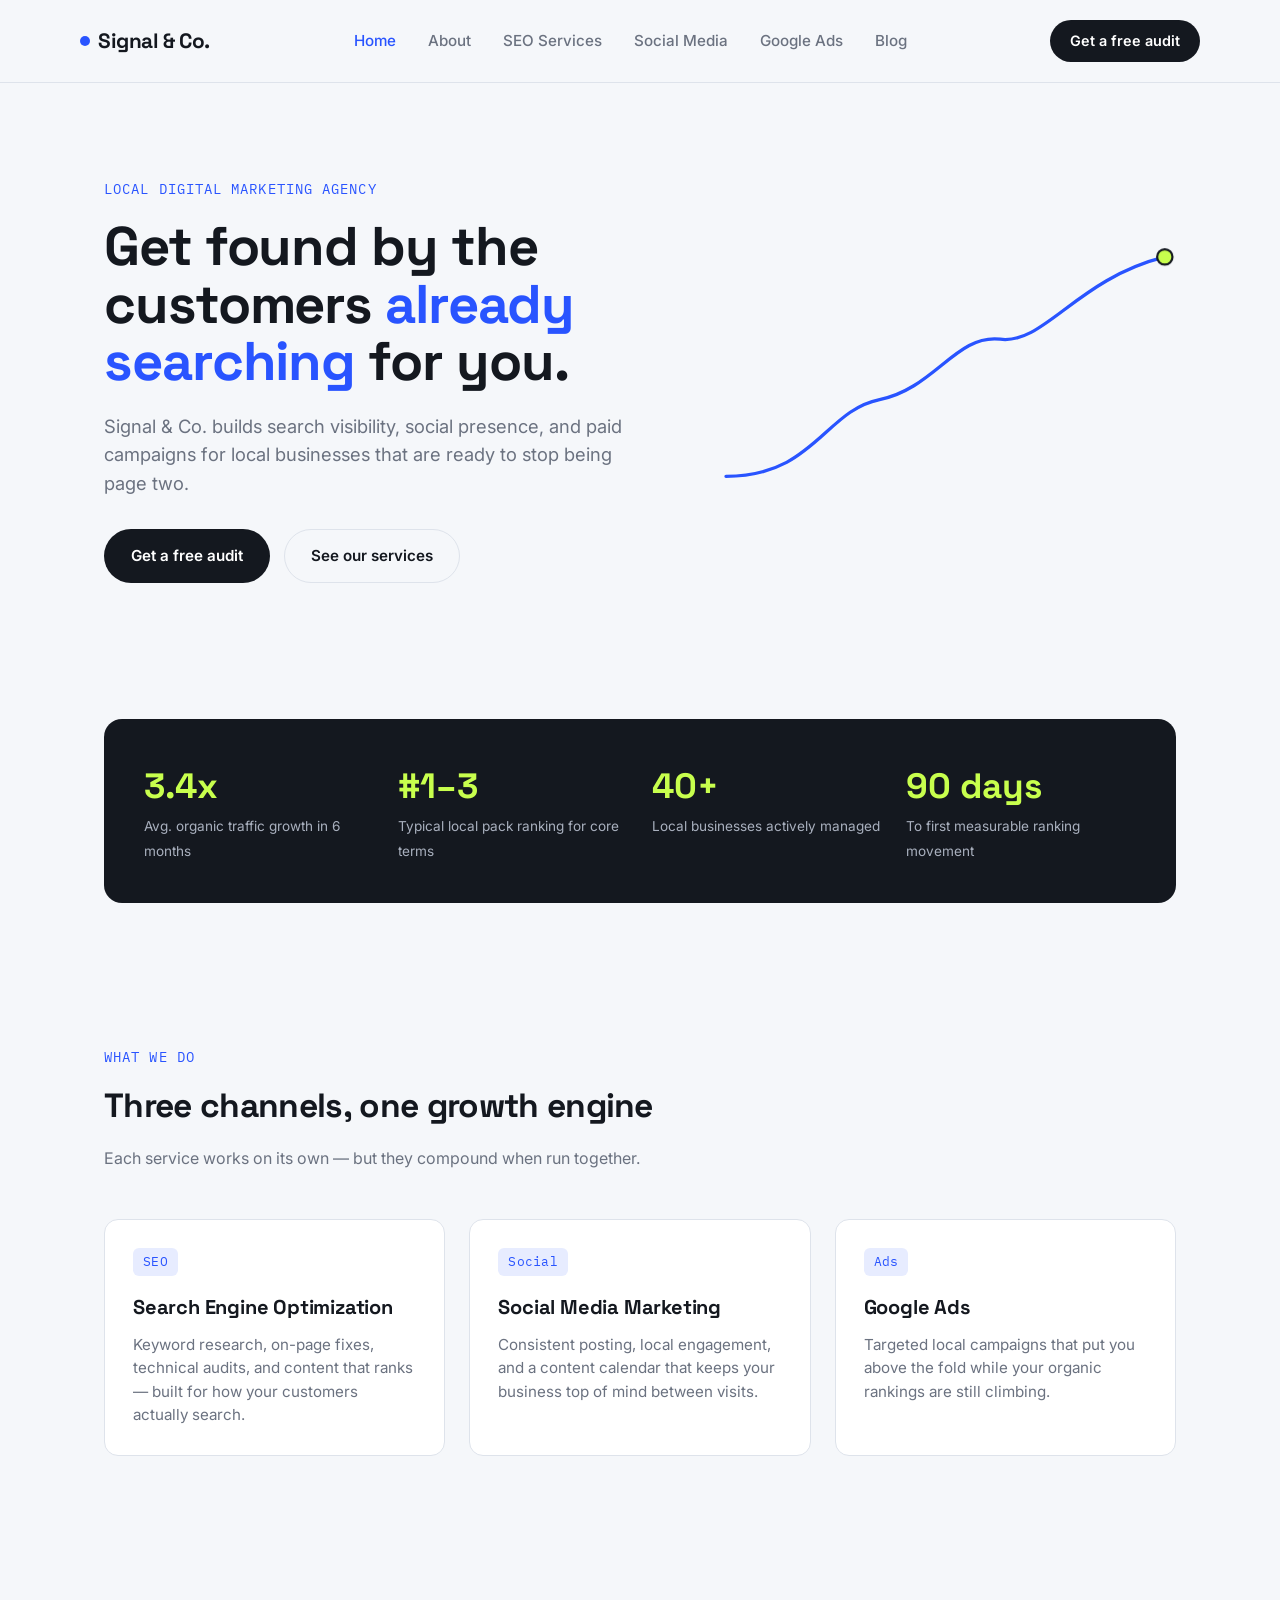
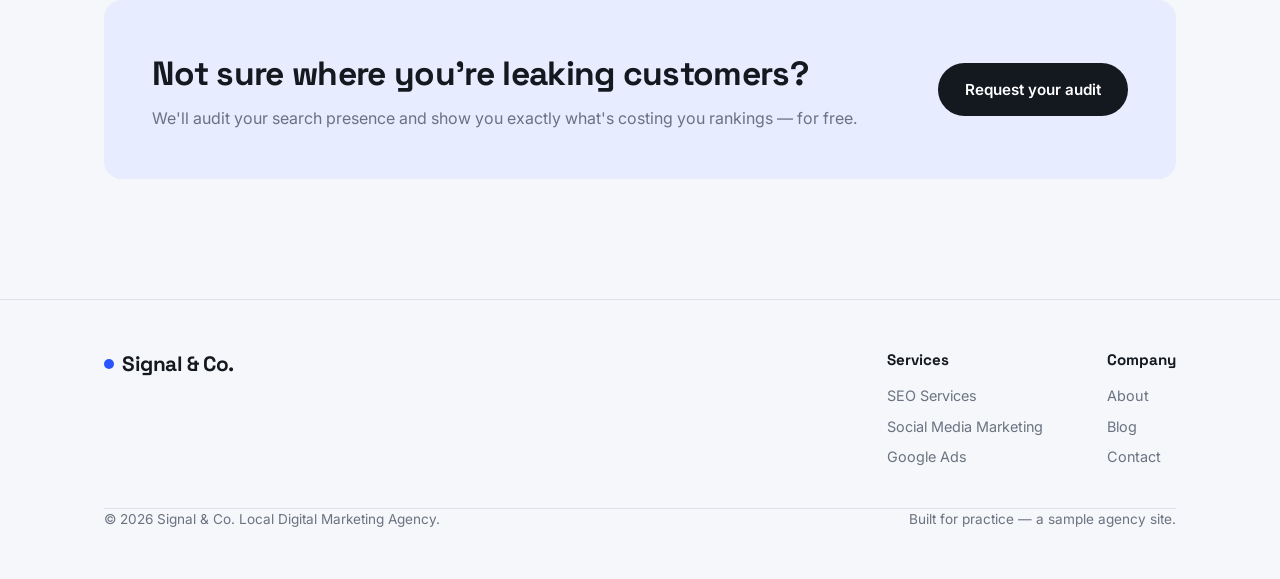
<file: index.html>
<!DOCTYPE html>
<html lang="en">
<head>
<meta charset="UTF-8">
<meta name="viewport" content="width=device-width, initial-scale=1.0">
<title>Signal & Co. — Local Digital Marketing Agency</title>
<meta name="description" content="Signal & Co. helps local businesses get found, get chosen, and grow — through SEO, social media, and Google Ads.">
<link rel="preconnect" href="https://fonts.googleapis.com">
<link href="https://fonts.googleapis.com/css2?family=Space+Grotesk:wght@500;700&family=Inter:wght@400;500;600&family=IBM+Plex+Mono:wght@500&display=swap" rel="stylesheet">
<link rel="stylesheet" href="style.css">
</head>
<body>

<header>
  <div class="wrap nav">
    <a href="index.html" class="logo"><span class="dot"></span>Signal & Co.</a>
    <nav class="navlinks">
      <a href="index.html" class="active">Home</a>
      <a href="about.html">About</a>
      <a href="seo-services.html">SEO Services</a>
      <a href="social-media-marketing.html">Social Media</a>
      <a href="google-ads.html">Google Ads</a>
      <a href="blog.html">Blog</a>
    </nav>
    <a href="contact.html" class="nav-cta">Get a free audit</a>
  </div>
</header>

<section class="hero">
  <div class="wrap hero-grid">
    <div>
      <span class="eyebrow">Local Digital Marketing Agency</span>
      <h1>Get found by the customers <em>already searching</em> for you.</h1>
      <p class="lede">Signal & Co. builds search visibility, social presence, and paid campaigns for local businesses that are ready to stop being page two.</p>
      <div class="btn-row">
        <a href="contact.html" class="btn btn-primary">Get a free audit</a>
        <a href="seo-services.html" class="btn btn-ghost">See our services</a>
      </div>
    </div>
    <div>
      <svg class="growth-line" viewBox="0 0 420 260" xmlns="http://www.w3.org/2000/svg">
        <path d="M10 220 C 90 220, 100 160, 150 150 S 220 90, 260 95 S 330 40, 410 20"></path>
        <circle cx="410" cy="20" r="7"></circle>
      </svg>
    </div>
  </div>
</section>

<section>
  <div class="wrap">
    <div class="stats">
      <div class="stat"><b>3.4x</b><span>Avg. organic traffic growth in 6 months</span></div>
      <div class="stat"><b>#1–3</b><span>Typical local pack ranking for core terms</span></div>
      <div class="stat"><b>40+</b><span>Local businesses actively managed</span></div>
      <div class="stat"><b>90 days</b><span>To first measurable ranking movement</span></div>
    </div>
  </div>
</section>

<section>
  <div class="wrap">
    <div class="section-head">
      <span class="eyebrow">What we do</span>
      <h2>Three channels, one growth engine</h2>
      <p>Each service works on its own — but they compound when run together.</p>
    </div>
    <div class="grid-3">
      <div class="card">
        <span class="rank">SEO</span>
        <h3>Search Engine Optimization</h3>
        <p>Keyword research, on-page fixes, technical audits, and content that ranks — built for how your customers actually search.</p>
      </div>
      <div class="card">
        <span class="rank">Social</span>
        <h3>Social Media Marketing</h3>
        <p>Consistent posting, local engagement, and a content calendar that keeps your business top of mind between visits.</p>
      </div>
      <div class="card">
        <span class="rank">Ads</span>
        <h3>Google Ads</h3>
        <p>Targeted local campaigns that put you above the fold while your organic rankings are still climbing.</p>
      </div>
    </div>
  </div>
</section>

<section>
  <div class="wrap">
    <div class="cta-band">
      <div>
        <h2>Not sure where you're leaking customers?</h2>
        <p>We'll audit your search presence and show you exactly what's costing you rankings — for free.</p>
      </div>
      <a href="contact.html" class="btn btn-primary">Request your audit</a>
    </div>
  </div>
</section>

<footer>
  <div class="wrap">
    <div class="footer-grid">
      <div>
        <a href="index.html" class="logo"><span class="dot"></span>Signal & Co.</a>
      </div>
      <div class="footer-cols">
        <div class="footer-col">
          <h4>Services</h4>
          <a href="seo-services.html">SEO Services</a>
          <a href="social-media-marketing.html">Social Media Marketing</a>
          <a href="google-ads.html">Google Ads</a>
        </div>
        <div class="footer-col">
          <h4>Company</h4>
          <a href="about.html">About</a>
          <a href="blog.html">Blog</a>
          <a href="contact.html">Contact</a>
        </div>
      </div>
    </div>
    <hr class="divider">
    <div class="footer-bottom">
      <span>© 2026 Signal & Co. Local Digital Marketing Agency.</span>
      <span>Built for practice — a sample agency site.</span>
    </div>
  </div>
</footer>

</body>
</html>
</file>
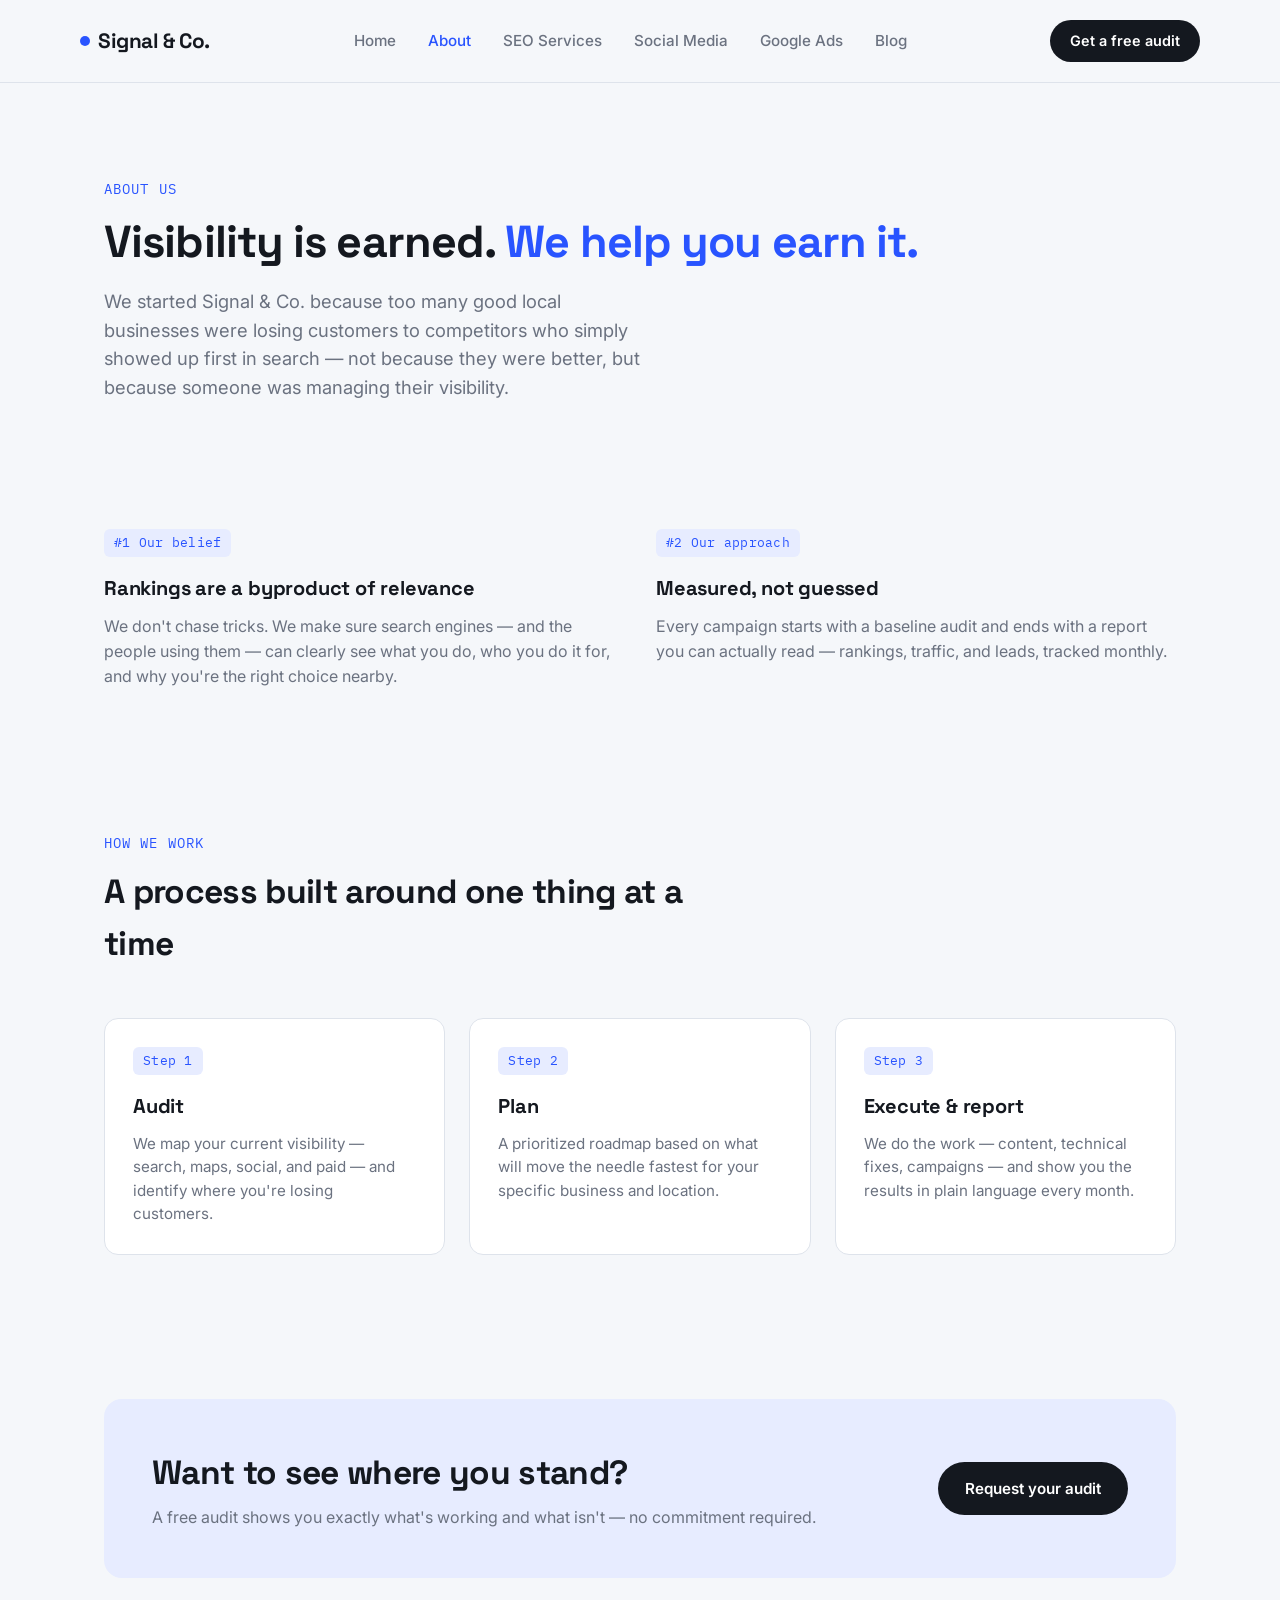
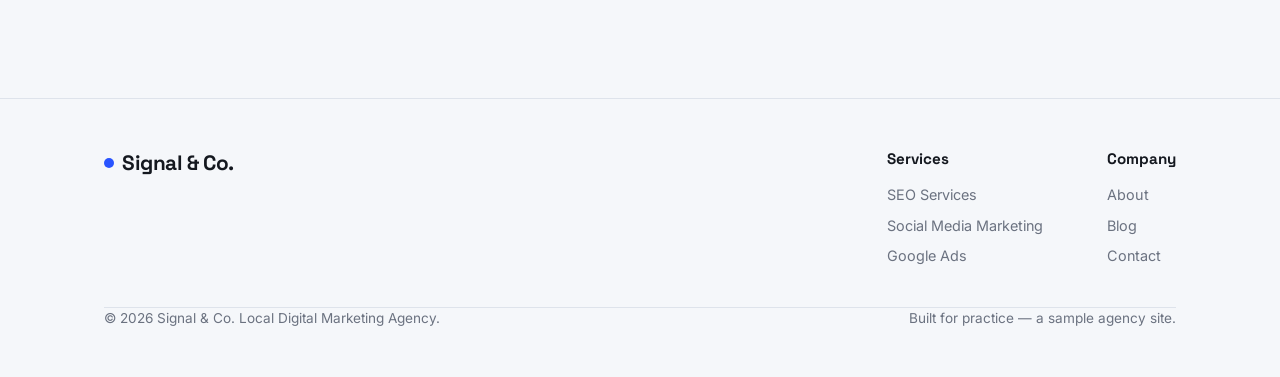
<file: about.html>
<!DOCTYPE html>
<html lang="en">
<head>
<meta charset="UTF-8">
<meta name="viewport" content="width=device-width, initial-scale=1.0">
<title>About — Signal & Co.</title>
<meta name="description" content="Signal & Co. is a local digital marketing agency built around one idea: visibility should be earned, measured, and kept.">
<link rel="preconnect" href="https://fonts.googleapis.com">
<link href="https://fonts.googleapis.com/css2?family=Space+Grotesk:wght@500;700&family=Inter:wght@400;500;600&family=IBM+Plex+Mono:wght@500&display=swap" rel="stylesheet">
<link rel="stylesheet" href="style.css">
</head>
<body>

<header>
  <div class="wrap nav">
    <a href="index.html" class="logo"><span class="dot"></span>Signal & Co.</a>
    <nav class="navlinks">
      <a href="index.html">Home</a>
      <a href="about.html" class="active">About</a>
      <a href="seo-services.html">SEO Services</a>
      <a href="social-media-marketing.html">Social Media</a>
      <a href="google-ads.html">Google Ads</a>
      <a href="blog.html">Blog</a>
    </nav>
    <a href="contact.html" class="nav-cta">Get a free audit</a>
  </div>
</header>

<section class="hero" style="padding-bottom: 24px;">
  <div class="wrap">
    <span class="eyebrow">About us</span>
    <h1 style="font-size: 2.8rem;">Visibility is earned. <em>We help you earn it.</em></h1>
    <p class="lede">We started Signal & Co. because too many good local businesses were losing customers to competitors who simply showed up first in search — not because they were better, but because someone was managing their visibility.</p>
  </div>
</section>

<section>
  <div class="wrap grid-2">
    <div>
      <span class="rank">#1 Our belief</span>
      <h3 style="margin-top:16px;">Rankings are a byproduct of relevance</h3>
      <p style="color:var(--muted);">We don't chase tricks. We make sure search engines — and the people using them — can clearly see what you do, who you do it for, and why you're the right choice nearby.</p>
    </div>
    <div>
      <span class="rank">#2 Our approach</span>
      <h3 style="margin-top:16px;">Measured, not guessed</h3>
      <p style="color:var(--muted);">Every campaign starts with a baseline audit and ends with a report you can actually read — rankings, traffic, and leads, tracked monthly.</p>
    </div>
  </div>
</section>

<section>
  <div class="wrap">
    <div class="section-head">
      <span class="eyebrow">How we work</span>
      <h2>A process built around one thing at a time</h2>
    </div>
    <div class="grid-3">
      <div class="card">
        <span class="rank">Step 1</span>
        <h3>Audit</h3>
        <p>We map your current visibility — search, maps, social, and paid — and identify where you're losing customers.</p>
      </div>
      <div class="card">
        <span class="rank">Step 2</span>
        <h3>Plan</h3>
        <p>A prioritized roadmap based on what will move the needle fastest for your specific business and location.</p>
      </div>
      <div class="card">
        <span class="rank">Step 3</span>
        <h3>Execute & report</h3>
        <p>We do the work — content, technical fixes, campaigns — and show you the results in plain language every month.</p>
      </div>
    </div>
  </div>
</section>

<section>
  <div class="wrap">
    <div class="cta-band">
      <div>
        <h2>Want to see where you stand?</h2>
        <p>A free audit shows you exactly what's working and what isn't — no commitment required.</p>
      </div>
      <a href="contact.html" class="btn btn-primary">Request your audit</a>
    </div>
  </div>
</section>

<footer>
  <div class="wrap">
    <div class="footer-grid">
      <div>
        <a href="index.html" class="logo"><span class="dot"></span>Signal & Co.</a>
      </div>
      <div class="footer-cols">
        <div class="footer-col">
          <h4>Services</h4>
          <a href="seo-services.html">SEO Services</a>
          <a href="social-media-marketing.html">Social Media Marketing</a>
          <a href="google-ads.html">Google Ads</a>
        </div>
        <div class="footer-col">
          <h4>Company</h4>
          <a href="about.html">About</a>
          <a href="blog.html">Blog</a>
          <a href="contact.html">Contact</a>
        </div>
      </div>
    </div>
    <hr class="divider">
    <div class="footer-bottom">
      <span>© 2026 Signal & Co. Local Digital Marketing Agency.</span>
      <span>Built for practice — a sample agency site.</span>
    </div>
  </div>
</footer>

</body>
</html>
</file>
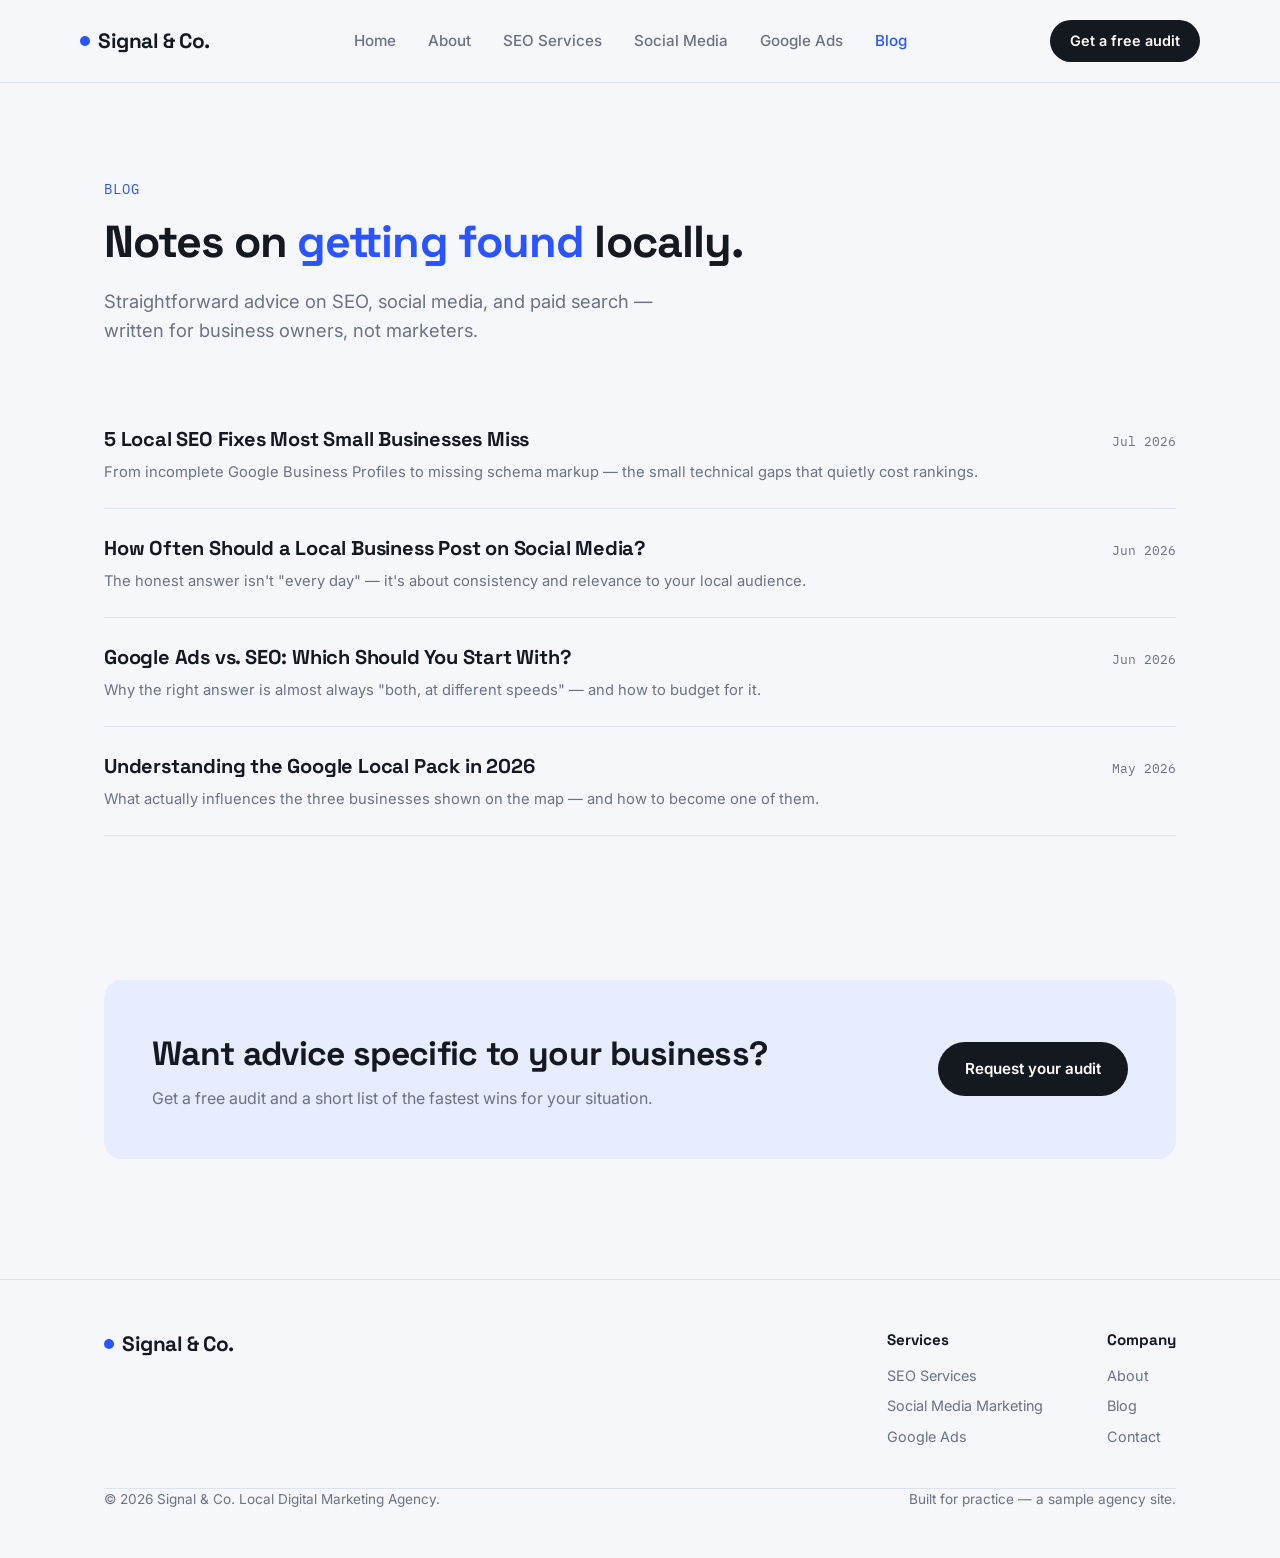
<file: blog.html>
<!DOCTYPE html>
<html lang="en">
<head>
<meta charset="UTF-8">
<meta name="viewport" content="width=device-width, initial-scale=1.0">
<title>Blog — Signal & Co.</title>
<meta name="description" content="Practical local SEO, social media, and Google Ads advice from Signal & Co.">
<link rel="preconnect" href="https://fonts.googleapis.com">
<link href="https://fonts.googleapis.com/css2?family=Space+Grotesk:wght@500;700&family=Inter:wght@400;500;600&family=IBM+Plex+Mono:wght@500&display=swap" rel="stylesheet">
<link rel="stylesheet" href="style.css">
</head>
<body>

<header>
  <div class="wrap nav">
    <a href="index.html" class="logo"><span class="dot"></span>Signal & Co.</a>
    <nav class="navlinks">
      <a href="index.html">Home</a>
      <a href="about.html">About</a>
      <a href="seo-services.html">SEO Services</a>
      <a href="social-media-marketing.html">Social Media</a>
      <a href="google-ads.html">Google Ads</a>
      <a href="blog.html" class="active">Blog</a>
    </nav>
    <a href="contact.html" class="nav-cta">Get a free audit</a>
  </div>
</header>

<section class="hero" style="padding-bottom: 24px;">
  <div class="wrap">
    <span class="eyebrow">Blog</span>
    <h1 style="font-size: 2.8rem;">Notes on <em>getting found</em> locally.</h1>
    <p class="lede">Straightforward advice on SEO, social media, and paid search — written for business owners, not marketers.</p>
  </div>
</section>

<section style="padding-top: 0;">
  <div class="wrap">
    <div class="post-row">
      <div>
        <h3>5 Local SEO Fixes Most Small Businesses Miss</h3>
        <p>From incomplete Google Business Profiles to missing schema markup — the small technical gaps that quietly cost rankings.</p>
      </div>
      <span class="meta">Jul 2026</span>
    </div>
    <div class="post-row">
      <div>
        <h3>How Often Should a Local Business Post on Social Media?</h3>
        <p>The honest answer isn't "every day" — it's about consistency and relevance to your local audience.</p>
      </div>
      <span class="meta">Jun 2026</span>
    </div>
    <div class="post-row">
      <div>
        <h3>Google Ads vs. SEO: Which Should You Start With?</h3>
        <p>Why the right answer is almost always "both, at different speeds" — and how to budget for it.</p>
      </div>
      <span class="meta">Jun 2026</span>
    </div>
    <div class="post-row">
      <div>
        <h3>Understanding the Google Local Pack in 2026</h3>
        <p>What actually influences the three businesses shown on the map — and how to become one of them.</p>
      </div>
      <span class="meta">May 2026</span>
    </div>
  </div>
</section>

<section>
  <div class="wrap">
    <div class="cta-band">
      <div>
        <h2>Want advice specific to your business?</h2>
        <p>Get a free audit and a short list of the fastest wins for your situation.</p>
      </div>
      <a href="contact.html" class="btn btn-primary">Request your audit</a>
    </div>
  </div>
</section>

<footer>
  <div class="wrap">
    <div class="footer-grid">
      <div>
        <a href="index.html" class="logo"><span class="dot"></span>Signal & Co.</a>
      </div>
      <div class="footer-cols">
        <div class="footer-col">
          <h4>Services</h4>
          <a href="seo-services.html">SEO Services</a>
          <a href="social-media-marketing.html">Social Media Marketing</a>
          <a href="google-ads.html">Google Ads</a>
        </div>
        <div class="footer-col">
          <h4>Company</h4>
          <a href="about.html">About</a>
          <a href="blog.html">Blog</a>
          <a href="contact.html">Contact</a>
        </div>
      </div>
    </div>
    <hr class="divider">
    <div class="footer-bottom">
      <span>© 2026 Signal & Co. Local Digital Marketing Agency.</span>
      <span>Built for practice — a sample agency site.</span>
    </div>
  </div>
</footer>

</body>
</html>
</file>
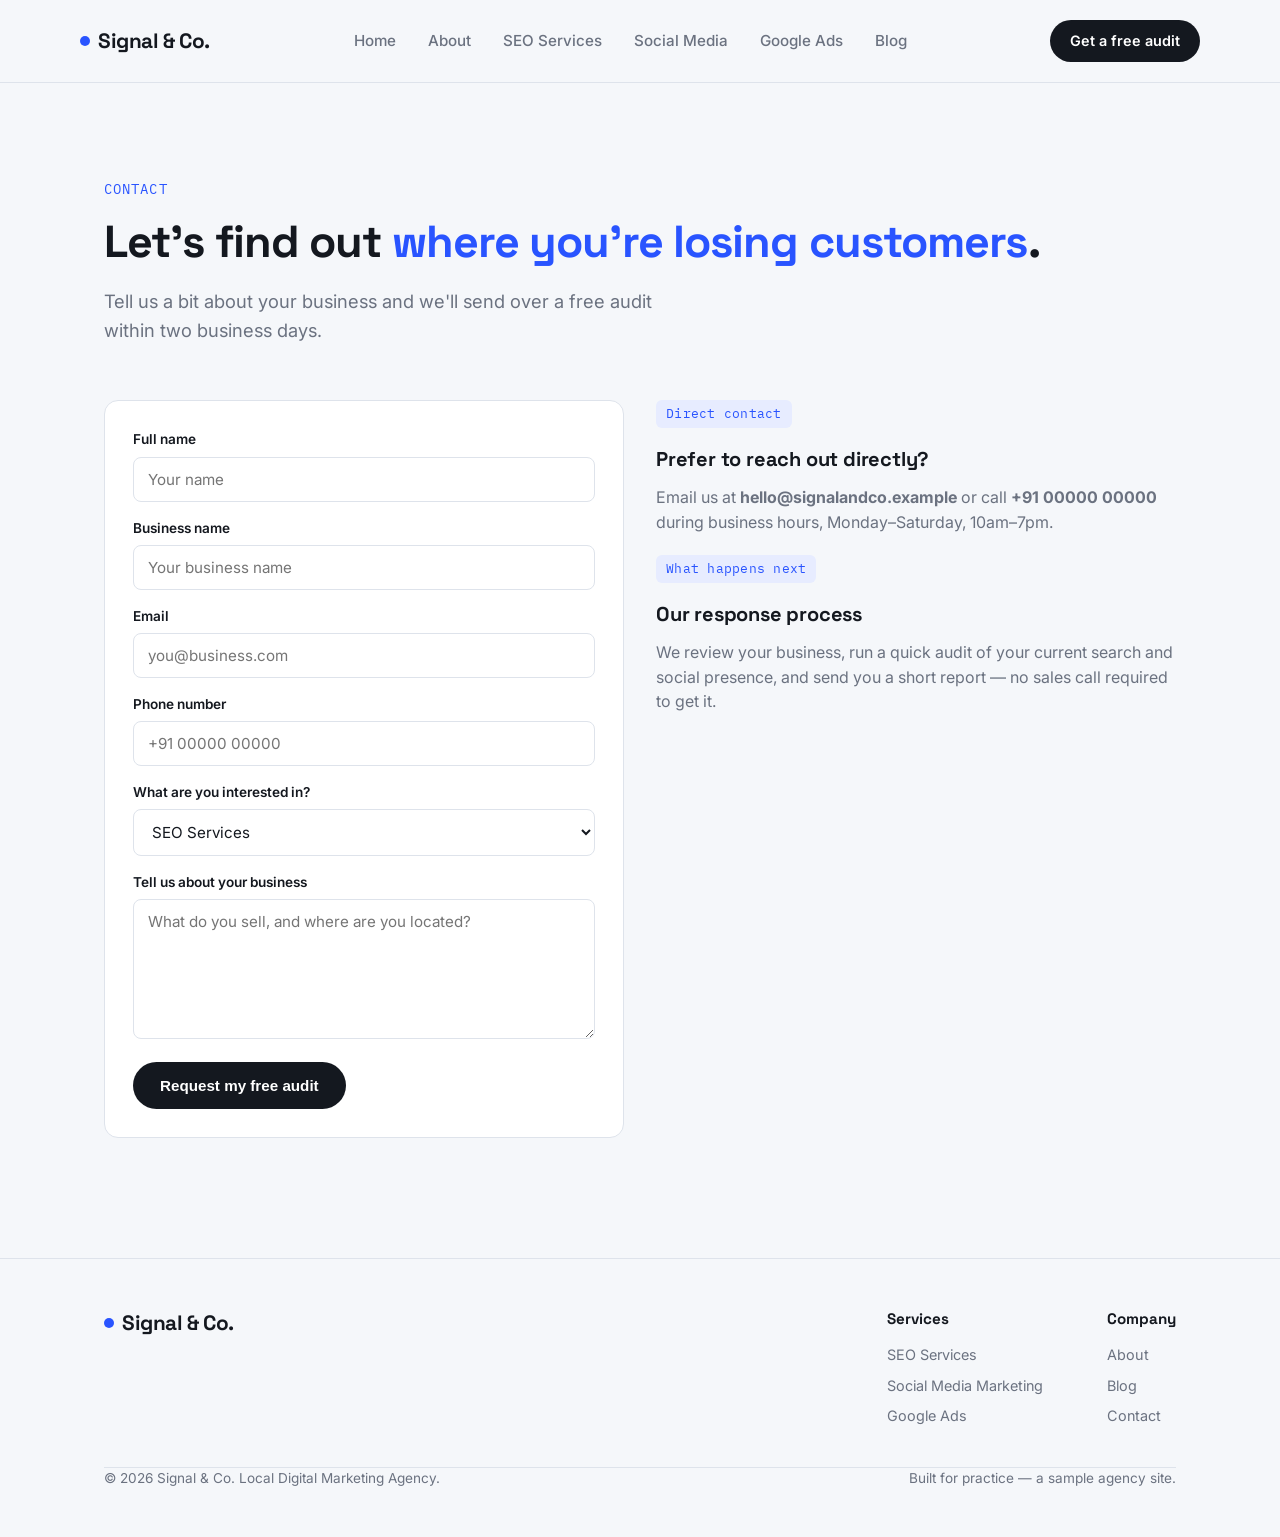
<file: contact.html>
<!DOCTYPE html>
<html lang="en">
<head>
<meta charset="UTF-8">
<meta name="viewport" content="width=device-width, initial-scale=1.0">
<title>Contact — Signal & Co.</title>
<meta name="description" content="Get in touch with Signal & Co. for a free local SEO, social media, or Google Ads audit.">
<link rel="preconnect" href="https://fonts.googleapis.com">
<link href="https://fonts.googleapis.com/css2?family=Space+Grotesk:wght@500;700&family=Inter:wght@400;500;600&family=IBM+Plex+Mono:wght@500&display=swap" rel="stylesheet">
<link rel="stylesheet" href="style.css">
</head>
<body>

<header>
  <div class="wrap nav">
    <a href="index.html" class="logo"><span class="dot"></span>Signal & Co.</a>
    <nav class="navlinks">
      <a href="index.html">Home</a>
      <a href="about.html">About</a>
      <a href="seo-services.html">SEO Services</a>
      <a href="social-media-marketing.html">Social Media</a>
      <a href="google-ads.html">Google Ads</a>
      <a href="blog.html">Blog</a>
    </nav>
    <a href="contact.html" class="nav-cta active">Get a free audit</a>
  </div>
</header>

<section class="hero" style="padding-bottom: 24px;">
  <div class="wrap">
    <span class="eyebrow">Contact</span>
    <h1 style="font-size: 2.8rem;">Let's find out <em>where you're losing customers</em>.</h1>
    <p class="lede">Tell us a bit about your business and we'll send over a free audit within two business days.</p>
  </div>
</section>

<section style="padding-top: 0;">
  <div class="wrap grid-2">
    <div class="card">
      <form>
        <div>
          <label for="name">Full name</label>
          <input type="text" id="name" name="name" placeholder="Your name" required>
        </div>
        <div>
          <label for="business">Business name</label>
          <input type="text" id="business" name="business" placeholder="Your business name" required>
        </div>
        <div>
          <label for="email">Email</label>
          <input type="email" id="email" name="email" placeholder="you@business.com" required>
        </div>
        <div>
          <label for="phone">Phone number</label>
          <input type="tel" id="phone" name="phone" placeholder="+91 00000 00000">
        </div>
        <div>
          <label for="service">What are you interested in?</label>
          <select id="service" name="service">
            <option>SEO Services</option>
            <option>Social Media Marketing</option>
            <option>Google Ads</option>
            <option>Not sure yet — send me the full audit</option>
          </select>
        </div>
        <div>
          <label for="message">Tell us about your business</label>
          <textarea id="message" name="message" placeholder="What do you sell, and where are you located?"></textarea>
        </div>
        <button type="submit" class="btn btn-primary">Request my free audit</button>
      </form>
    </div>
    <div>
      <span class="rank">Direct contact</span>
      <h3 style="margin-top:16px;">Prefer to reach out directly?</h3>
      <p style="color:var(--muted); margin-bottom:20px;">Email us at <strong>hello@signalandco.example</strong> or call <strong>+91 00000 00000</strong> during business hours, Monday–Saturday, 10am–7pm.</p>
      <span class="rank">What happens next</span>
      <h3 style="margin-top:16px;">Our response process</h3>
      <p style="color:var(--muted);">We review your business, run a quick audit of your current search and social presence, and send you a short report — no sales call required to get it.</p>
    </div>
  </div>
</section>

<footer>
  <div class="wrap">
    <div class="footer-grid">
      <div>
        <a href="index.html" class="logo"><span class="dot"></span>Signal & Co.</a>
      </div>
      <div class="footer-cols">
        <div class="footer-col">
          <h4>Services</h4>
          <a href="seo-services.html">SEO Services</a>
          <a href="social-media-marketing.html">Social Media Marketing</a>
          <a href="google-ads.html">Google Ads</a>
        </div>
        <div class="footer-col">
          <h4>Company</h4>
          <a href="about.html">About</a>
          <a href="blog.html">Blog</a>
          <a href="contact.html">Contact</a>
        </div>
      </div>
    </div>
    <hr class="divider">
    <div class="footer-bottom">
      <span>© 2026 Signal & Co. Local Digital Marketing Agency.</span>
      <span>Built for practice — a sample agency site.</span>
    </div>
  </div>
</footer>

</body>
</html>
</file>
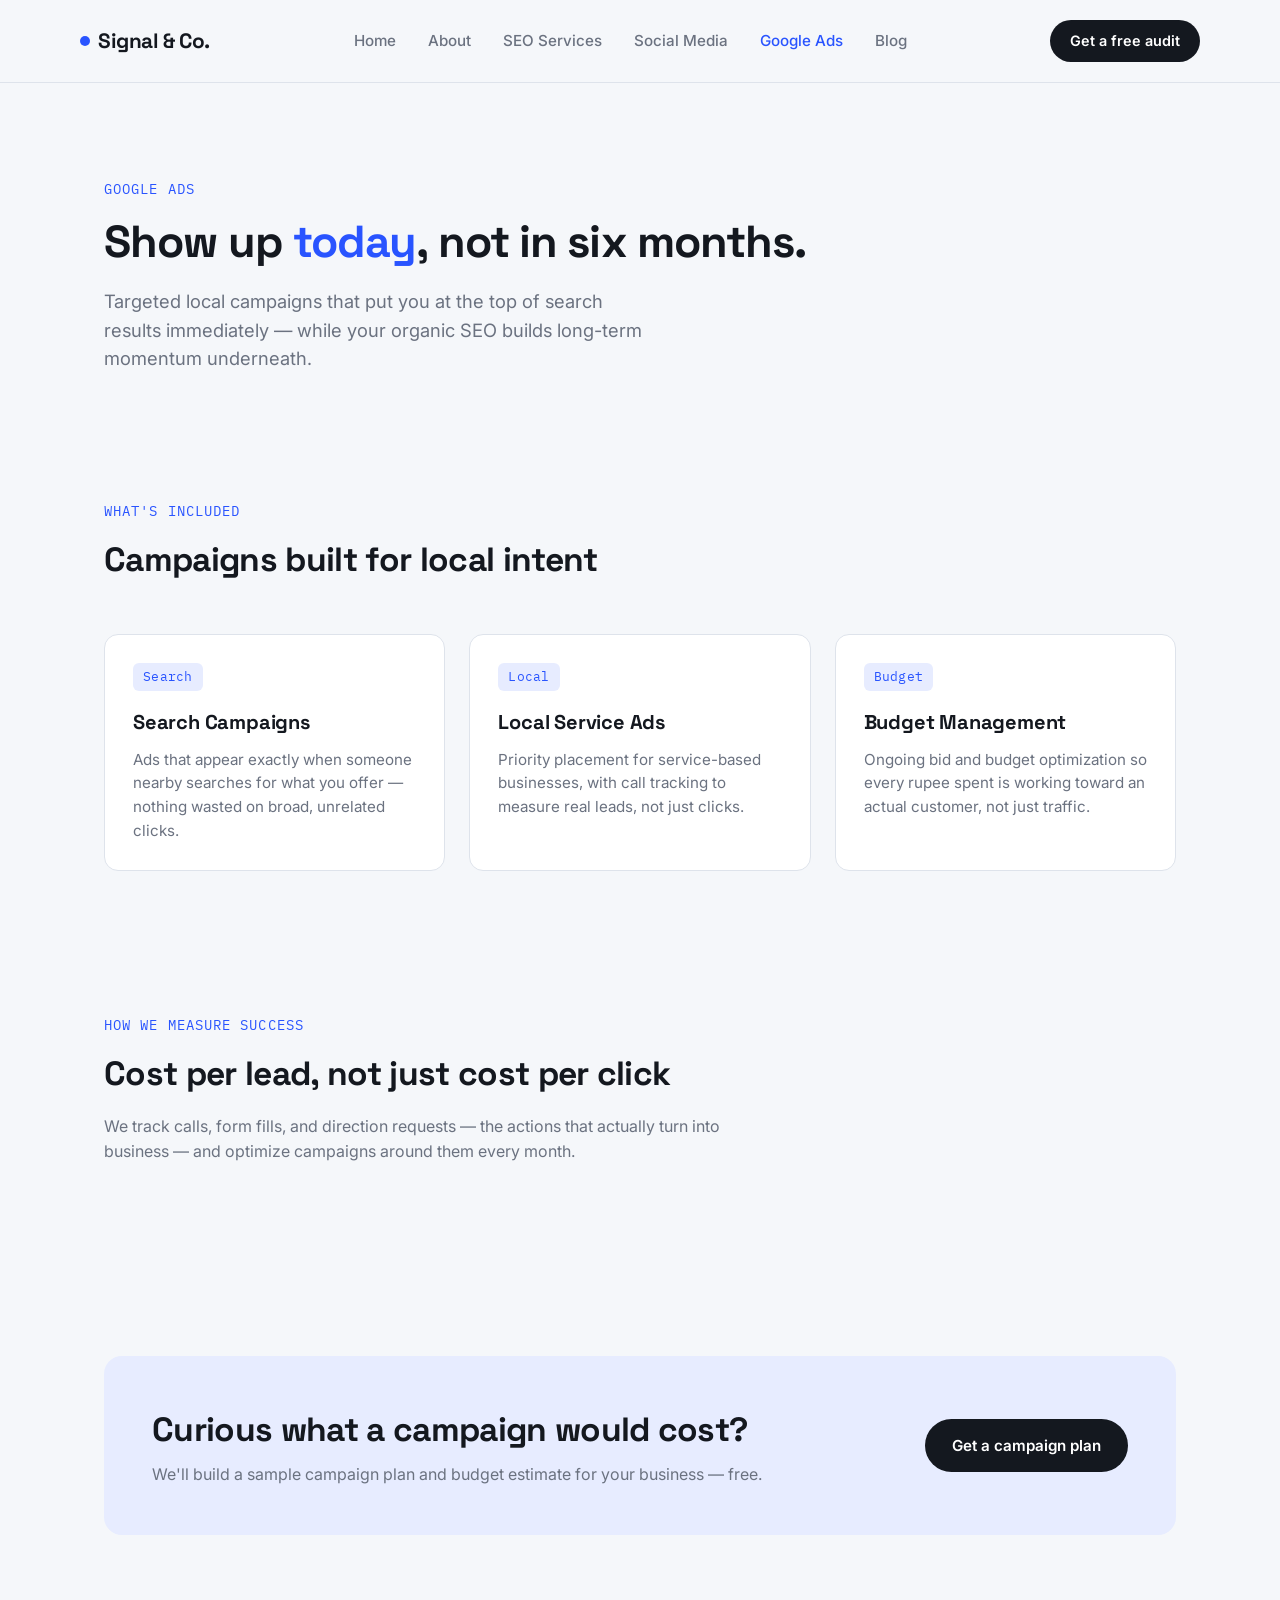
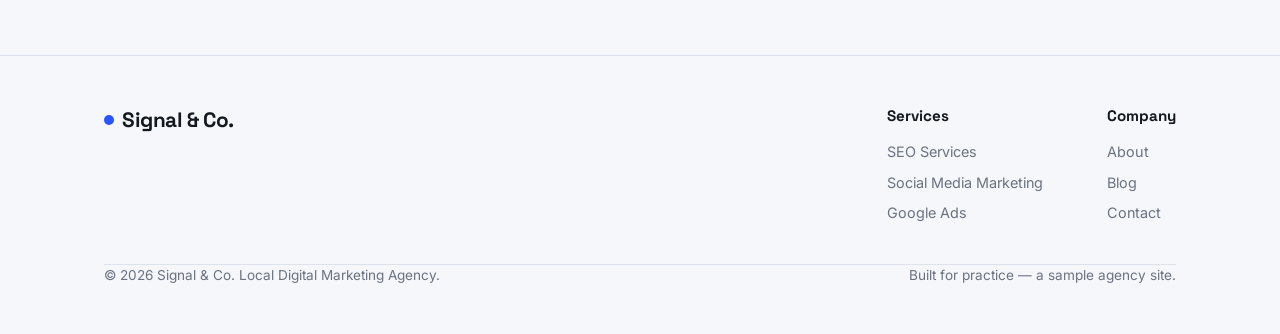
<file: google-ads.html>
<!DOCTYPE html>
<html lang="en">
<head>
<meta charset="UTF-8">
<meta name="viewport" content="width=device-width, initial-scale=1.0">
<title>Google Ads — Signal & Co.</title>
<meta name="description" content="Targeted local Google Ads campaigns that put your business above the fold while organic rankings grow.">
<link rel="preconnect" href="https://fonts.googleapis.com">
<link href="https://fonts.googleapis.com/css2?family=Space+Grotesk:wght@500;700&family=Inter:wght@400;500;600&family=IBM+Plex+Mono:wght@500&display=swap" rel="stylesheet">
<link rel="stylesheet" href="style.css">
</head>
<body>

<header>
  <div class="wrap nav">
    <a href="index.html" class="logo"><span class="dot"></span>Signal & Co.</a>
    <nav class="navlinks">
      <a href="index.html">Home</a>
      <a href="about.html">About</a>
      <a href="seo-services.html">SEO Services</a>
      <a href="social-media-marketing.html">Social Media</a>
      <a href="google-ads.html" class="active">Google Ads</a>
      <a href="blog.html">Blog</a>
    </nav>
    <a href="contact.html" class="nav-cta">Get a free audit</a>
  </div>
</header>

<section class="hero" style="padding-bottom: 24px;">
  <div class="wrap">
    <span class="eyebrow">Google Ads</span>
    <h1 style="font-size: 2.8rem;">Show up <em>today</em>, not in six months.</h1>
    <p class="lede">Targeted local campaigns that put you at the top of search results immediately — while your organic SEO builds long-term momentum underneath.</p>
  </div>
</section>

<section>
  <div class="wrap">
    <div class="section-head">
      <span class="eyebrow">What's included</span>
      <h2>Campaigns built for local intent</h2>
    </div>
    <div class="grid-3">
      <div class="card">
        <span class="rank">Search</span>
        <h3>Search Campaigns</h3>
        <p>Ads that appear exactly when someone nearby searches for what you offer — nothing wasted on broad, unrelated clicks.</p>
      </div>
      <div class="card">
        <span class="rank">Local</span>
        <h3>Local Service Ads</h3>
        <p>Priority placement for service-based businesses, with call tracking to measure real leads, not just clicks.</p>
      </div>
      <div class="card">
        <span class="rank">Budget</span>
        <h3>Budget Management</h3>
        <p>Ongoing bid and budget optimization so every rupee spent is working toward an actual customer, not just traffic.</p>
      </div>
    </div>
  </div>
</section>

<section>
  <div class="wrap">
    <div class="section-head">
      <span class="eyebrow">How we measure success</span>
      <h2>Cost per lead, not just cost per click</h2>
      <p>We track calls, form fills, and direction requests — the actions that actually turn into business — and optimize campaigns around them every month.</p>
    </div>
  </div>
</section>

<section>
  <div class="wrap">
    <div class="cta-band">
      <div>
        <h2>Curious what a campaign would cost?</h2>
        <p>We'll build a sample campaign plan and budget estimate for your business — free.</p>
      </div>
      <a href="contact.html" class="btn btn-primary">Get a campaign plan</a>
    </div>
  </div>
</section>

<footer>
  <div class="wrap">
    <div class="footer-grid">
      <div>
        <a href="index.html" class="logo"><span class="dot"></span>Signal & Co.</a>
      </div>
      <div class="footer-cols">
        <div class="footer-col">
          <h4>Services</h4>
          <a href="seo-services.html">SEO Services</a>
          <a href="social-media-marketing.html">Social Media Marketing</a>
          <a href="google-ads.html">Google Ads</a>
        </div>
        <div class="footer-col">
          <h4>Company</h4>
          <a href="about.html">About</a>
          <a href="blog.html">Blog</a>
          <a href="contact.html">Contact</a>
        </div>
      </div>
    </div>
    <hr class="divider">
    <div class="footer-bottom">
      <span>© 2026 Signal & Co. Local Digital Marketing Agency.</span>
      <span>Built for practice — a sample agency site.</span>
    </div>
  </div>
</footer>

</body>
</html>
</file>
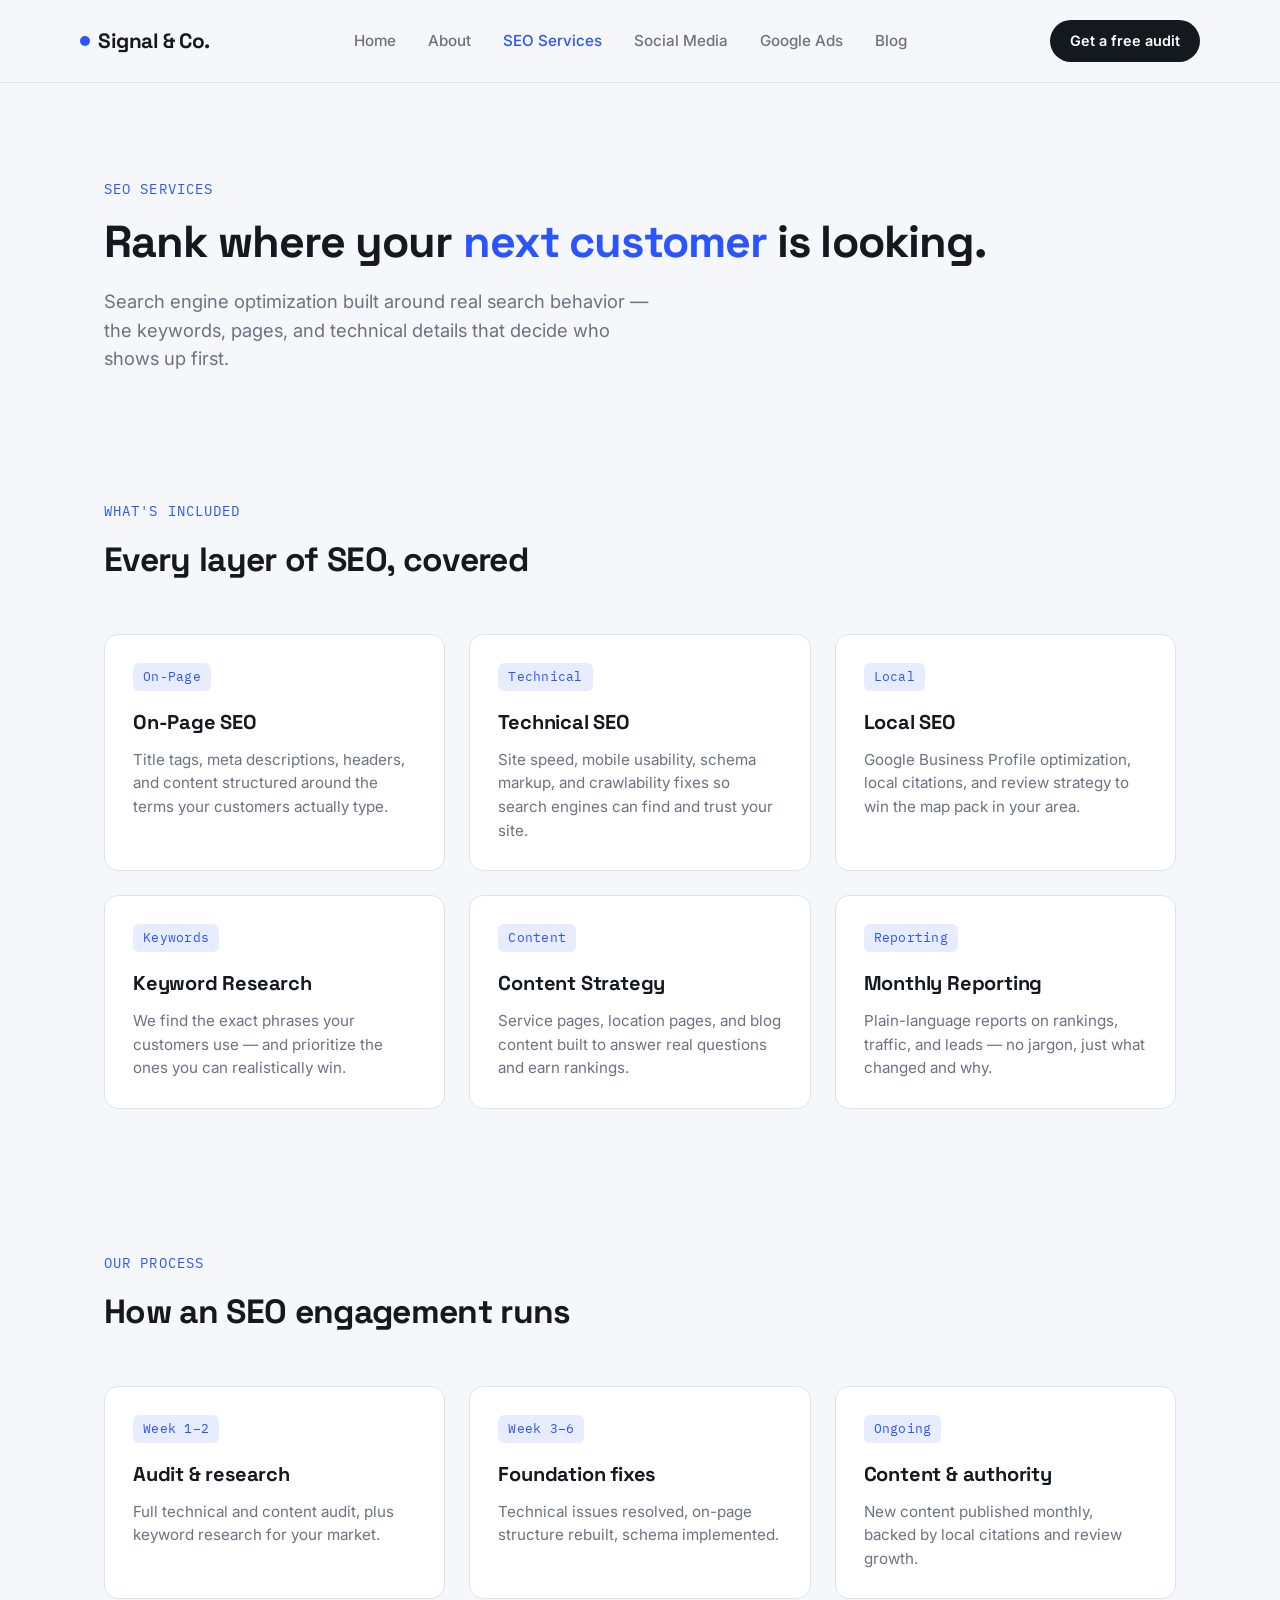
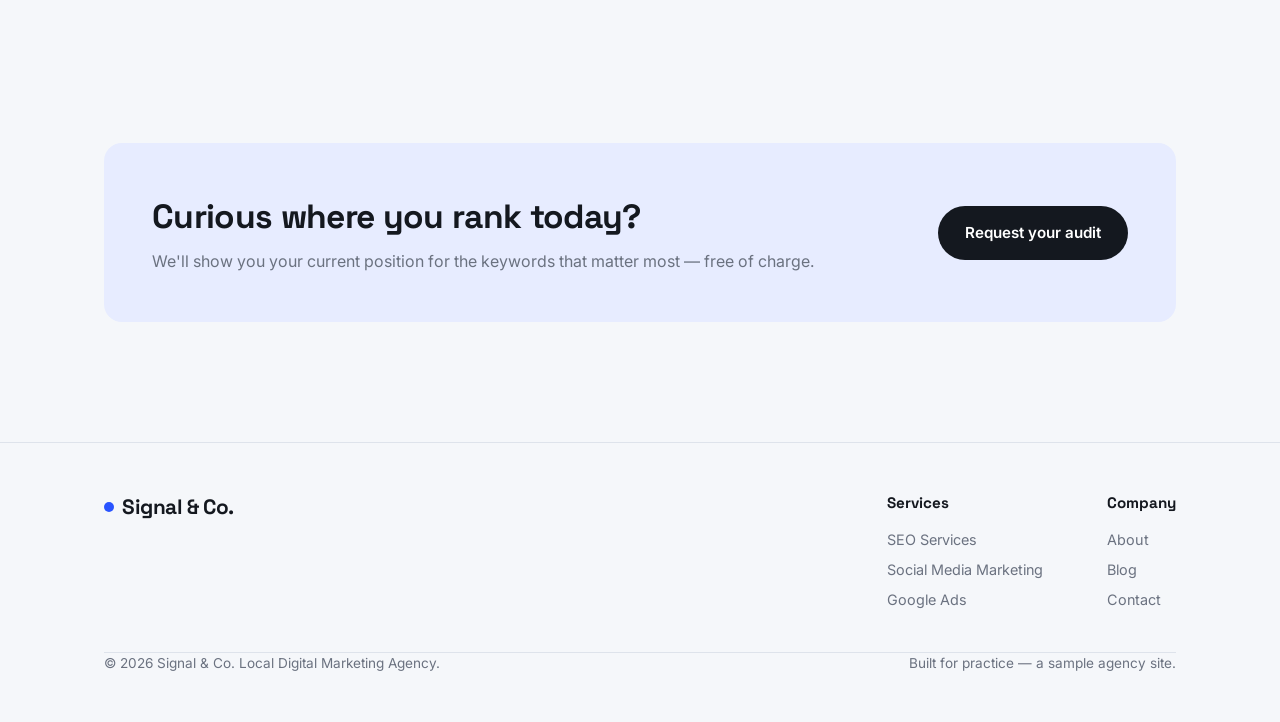
<file: seo-services.html>
<!DOCTYPE html>
<html lang="en">
<head>
<meta charset="UTF-8">
<meta name="viewport" content="width=device-width, initial-scale=1.0">
<title>SEO Services — Signal & Co.</title>
<meta name="description" content="On-page, technical, and local SEO services designed to move your business up the search results that matter.">
<link rel="preconnect" href="https://fonts.googleapis.com">
<link href="https://fonts.googleapis.com/css2?family=Space+Grotesk:wght@500;700&family=Inter:wght@400;500;600&family=IBM+Plex+Mono:wght@500&display=swap" rel="stylesheet">
<link rel="stylesheet" href="style.css">
</head>
<body>

<header>
  <div class="wrap nav">
    <a href="index.html" class="logo"><span class="dot"></span>Signal & Co.</a>
    <nav class="navlinks">
      <a href="index.html">Home</a>
      <a href="about.html">About</a>
      <a href="seo-services.html" class="active">SEO Services</a>
      <a href="social-media-marketing.html">Social Media</a>
      <a href="google-ads.html">Google Ads</a>
      <a href="blog.html">Blog</a>
    </nav>
    <a href="contact.html" class="nav-cta">Get a free audit</a>
  </div>
</header>

<section class="hero" style="padding-bottom: 24px;">
  <div class="wrap">
    <span class="eyebrow">SEO Services</span>
    <h1 style="font-size: 2.8rem;">Rank where your <em>next customer</em> is looking.</h1>
    <p class="lede">Search engine optimization built around real search behavior — the keywords, pages, and technical details that decide who shows up first.</p>
  </div>
</section>

<section>
  <div class="wrap">
    <div class="section-head">
      <span class="eyebrow">What's included</span>
      <h2>Every layer of SEO, covered</h2>
    </div>
    <div class="grid-3">
      <div class="card">
        <span class="rank">On-Page</span>
        <h3>On-Page SEO</h3>
        <p>Title tags, meta descriptions, headers, and content structured around the terms your customers actually type.</p>
      </div>
      <div class="card">
        <span class="rank">Technical</span>
        <h3>Technical SEO</h3>
        <p>Site speed, mobile usability, schema markup, and crawlability fixes so search engines can find and trust your site.</p>
      </div>
      <div class="card">
        <span class="rank">Local</span>
        <h3>Local SEO</h3>
        <p>Google Business Profile optimization, local citations, and review strategy to win the map pack in your area.</p>
      </div>
      <div class="card">
        <span class="rank">Keywords</span>
        <h3>Keyword Research</h3>
        <p>We find the exact phrases your customers use — and prioritize the ones you can realistically win.</p>
      </div>
      <div class="card">
        <span class="rank">Content</span>
        <h3>Content Strategy</h3>
        <p>Service pages, location pages, and blog content built to answer real questions and earn rankings.</p>
      </div>
      <div class="card">
        <span class="rank">Reporting</span>
        <h3>Monthly Reporting</h3>
        <p>Plain-language reports on rankings, traffic, and leads — no jargon, just what changed and why.</p>
      </div>
    </div>
  </div>
</section>

<section>
  <div class="wrap">
    <div class="section-head">
      <span class="eyebrow">Our process</span>
      <h2>How an SEO engagement runs</h2>
    </div>
    <div class="grid-3">
      <div class="card"><span class="rank">Week 1–2</span><h3>Audit & research</h3><p>Full technical and content audit, plus keyword research for your market.</p></div>
      <div class="card"><span class="rank">Week 3–6</span><h3>Foundation fixes</h3><p>Technical issues resolved, on-page structure rebuilt, schema implemented.</p></div>
      <div class="card"><span class="rank">Ongoing</span><h3>Content & authority</h3><p>New content published monthly, backed by local citations and review growth.</p></div>
    </div>
  </div>
</section>

<section>
  <div class="wrap">
    <div class="cta-band">
      <div>
        <h2>Curious where you rank today?</h2>
        <p>We'll show you your current position for the keywords that matter most — free of charge.</p>
      </div>
      <a href="contact.html" class="btn btn-primary">Request your audit</a>
    </div>
  </div>
</section>

<footer>
  <div class="wrap">
    <div class="footer-grid">
      <div>
        <a href="index.html" class="logo"><span class="dot"></span>Signal & Co.</a>
      </div>
      <div class="footer-cols">
        <div class="footer-col">
          <h4>Services</h4>
          <a href="seo-services.html">SEO Services</a>
          <a href="social-media-marketing.html">Social Media Marketing</a>
          <a href="google-ads.html">Google Ads</a>
        </div>
        <div class="footer-col">
          <h4>Company</h4>
          <a href="about.html">About</a>
          <a href="blog.html">Blog</a>
          <a href="contact.html">Contact</a>
        </div>
      </div>
    </div>
    <hr class="divider">
    <div class="footer-bottom">
      <span>© 2026 Signal & Co. Local Digital Marketing Agency.</span>
      <span>Built for practice — a sample agency site.</span>
    </div>
  </div>
</footer>

</body>
</html>
</file>
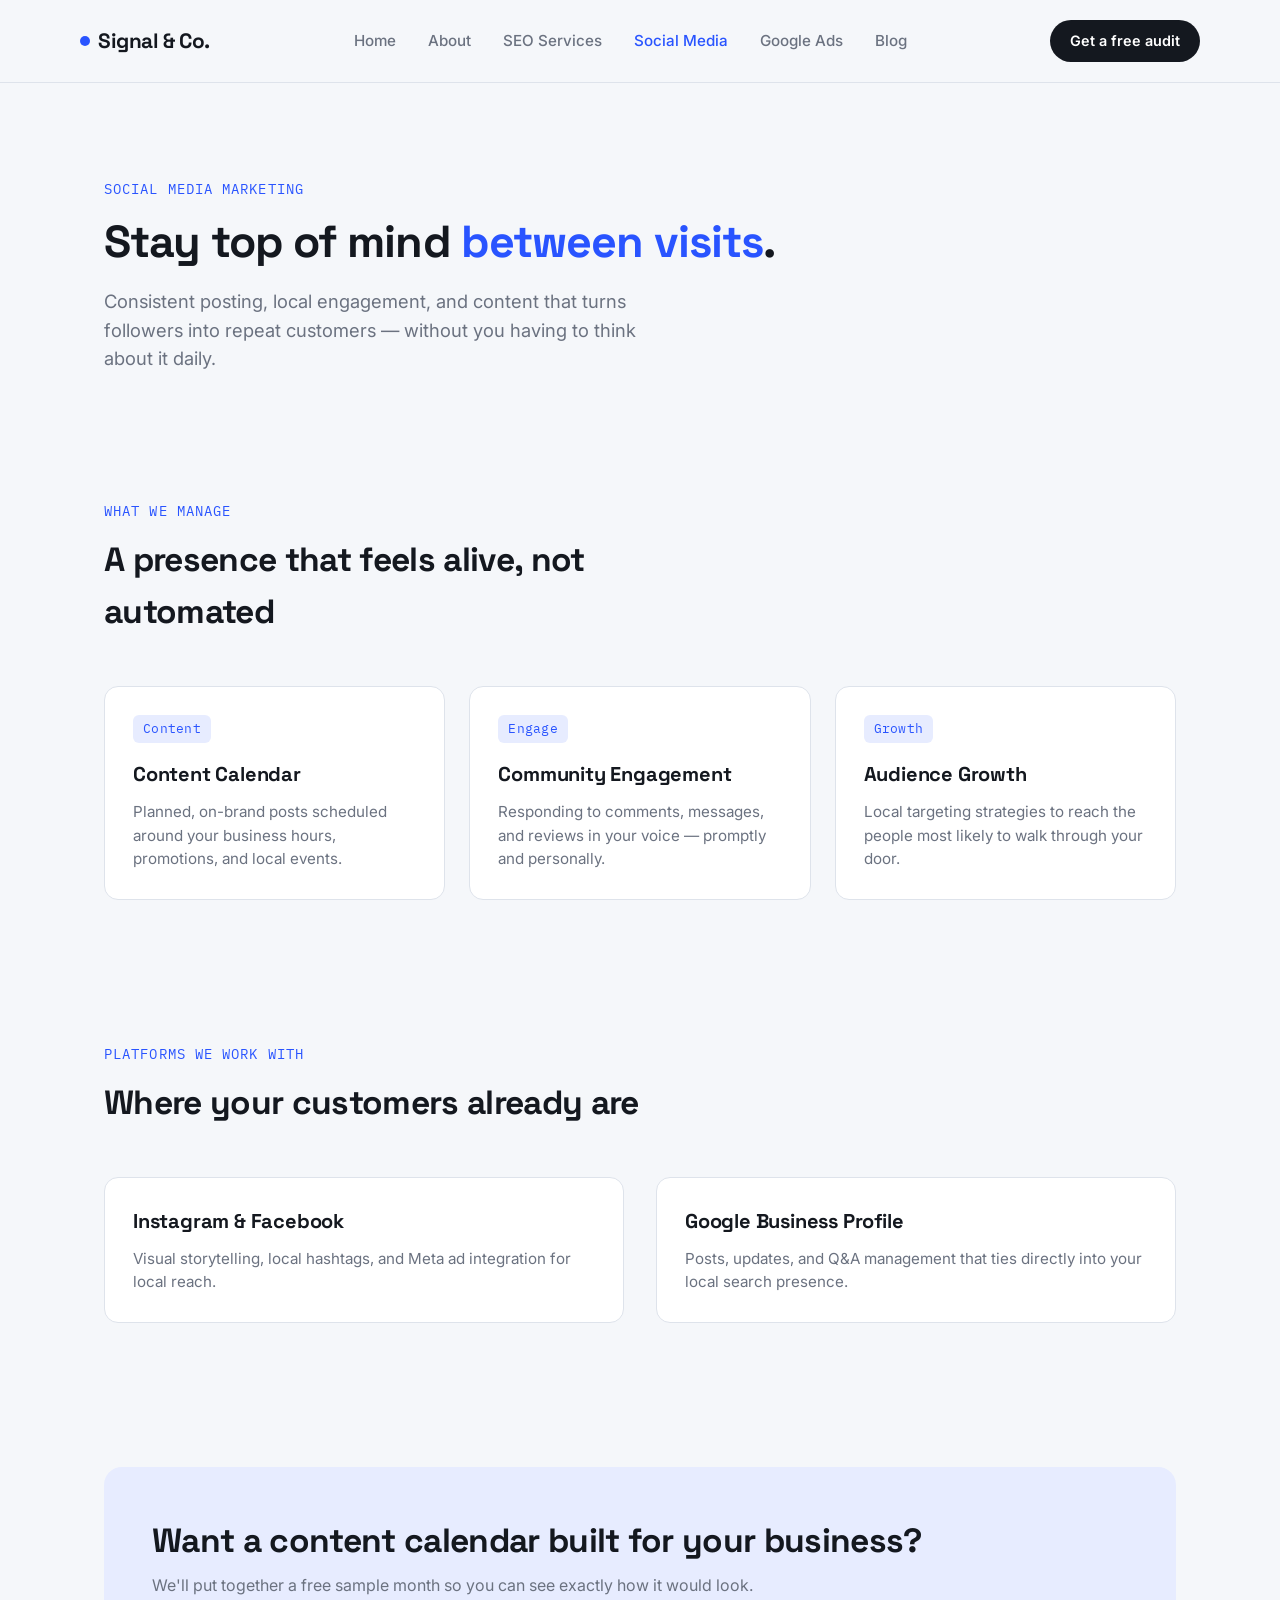
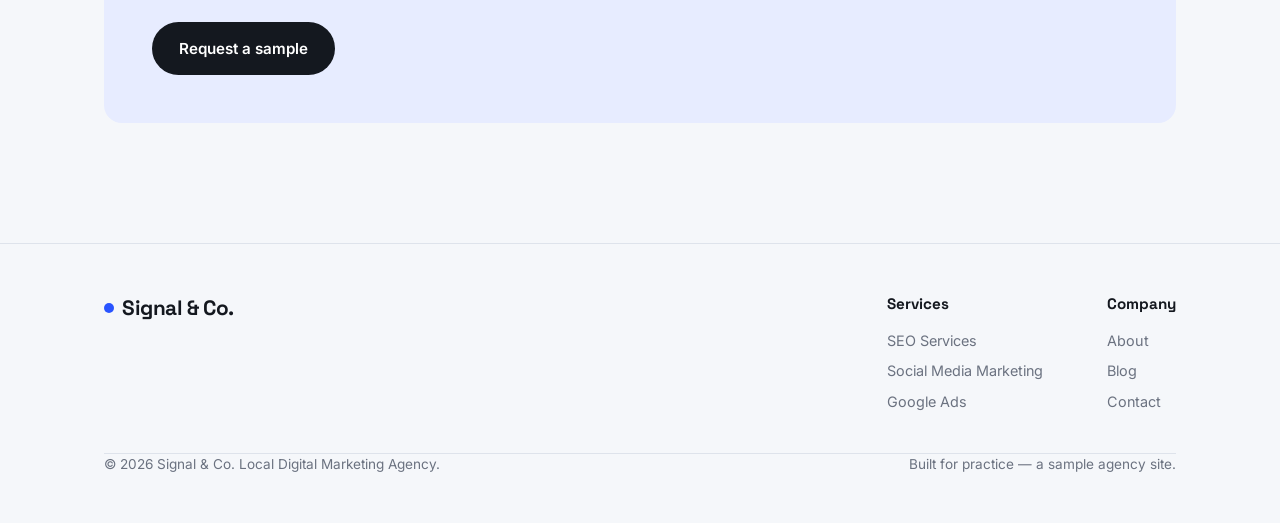
<file: social-media-marketing.html>
<!DOCTYPE html>
<html lang="en">
<head>
<meta charset="UTF-8">
<meta name="viewport" content="width=device-width, initial-scale=1.0">
<title>Social Media Marketing — Signal & Co.</title>
<meta name="description" content="Consistent, locally-focused social media management that keeps your business visible between visits.">
<link rel="preconnect" href="https://fonts.googleapis.com">
<link href="https://fonts.googleapis.com/css2?family=Space+Grotesk:wght@500;700&family=Inter:wght@400;500;600&family=IBM+Plex+Mono:wght@500&display=swap" rel="stylesheet">
<link rel="stylesheet" href="style.css">
</head>
<body>

<header>
  <div class="wrap nav">
    <a href="index.html" class="logo"><span class="dot"></span>Signal & Co.</a>
    <nav class="navlinks">
      <a href="index.html">Home</a>
      <a href="about.html">About</a>
      <a href="seo-services.html">SEO Services</a>
      <a href="social-media-marketing.html" class="active">Social Media</a>
      <a href="google-ads.html">Google Ads</a>
      <a href="blog.html">Blog</a>
    </nav>
    <a href="contact.html" class="nav-cta">Get a free audit</a>
  </div>
</header>

<section class="hero" style="padding-bottom: 24px;">
  <div class="wrap">
    <span class="eyebrow">Social Media Marketing</span>
    <h1 style="font-size: 2.8rem;">Stay top of mind <em>between visits</em>.</h1>
    <p class="lede">Consistent posting, local engagement, and content that turns followers into repeat customers — without you having to think about it daily.</p>
  </div>
</section>

<section>
  <div class="wrap">
    <div class="section-head">
      <span class="eyebrow">What we manage</span>
      <h2>A presence that feels alive, not automated</h2>
    </div>
    <div class="grid-3">
      <div class="card">
        <span class="rank">Content</span>
        <h3>Content Calendar</h3>
        <p>Planned, on-brand posts scheduled around your business hours, promotions, and local events.</p>
      </div>
      <div class="card">
        <span class="rank">Engage</span>
        <h3>Community Engagement</h3>
        <p>Responding to comments, messages, and reviews in your voice — promptly and personally.</p>
      </div>
      <div class="card">
        <span class="rank">Growth</span>
        <h3>Audience Growth</h3>
        <p>Local targeting strategies to reach the people most likely to walk through your door.</p>
      </div>
    </div>
  </div>
</section>

<section>
  <div class="wrap">
    <div class="section-head">
      <span class="eyebrow">Platforms we work with</span>
      <h2>Where your customers already are</h2>
    </div>
    <div class="grid-2">
      <div class="card"><h3>Instagram & Facebook</h3><p>Visual storytelling, local hashtags, and Meta ad integration for local reach.</p></div>
      <div class="card"><h3>Google Business Profile</h3><p>Posts, updates, and Q&A management that ties directly into your local search presence.</p></div>
    </div>
  </div>
</section>

<section>
  <div class="wrap">
    <div class="cta-band">
      <div>
        <h2>Want a content calendar built for your business?</h2>
        <p>We'll put together a free sample month so you can see exactly how it would look.</p>
      </div>
      <a href="contact.html" class="btn btn-primary">Request a sample</a>
    </div>
  </div>
</section>

<footer>
  <div class="wrap">
    <div class="footer-grid">
      <div>
        <a href="index.html" class="logo"><span class="dot"></span>Signal & Co.</a>
      </div>
      <div class="footer-cols">
        <div class="footer-col">
          <h4>Services</h4>
          <a href="seo-services.html">SEO Services</a>
          <a href="social-media-marketing.html">Social Media Marketing</a>
          <a href="google-ads.html">Google Ads</a>
        </div>
        <div class="footer-col">
          <h4>Company</h4>
          <a href="about.html">About</a>
          <a href="blog.html">Blog</a>
          <a href="contact.html">Contact</a>
        </div>
      </div>
    </div>
    <hr class="divider">
    <div class="footer-bottom">
      <span>© 2026 Signal & Co. Local Digital Marketing Agency.</span>
      <span>Built for practice — a sample agency site.</span>
    </div>
  </div>
</footer>

</body>
</html>
</file>
<file: style.css>
/* ============================================
   Signal & Co. — Local Digital Marketing Agency
   Design tokens
   ============================================ */
:root{
  --paper: #F5F7FA;
  --ink: #14181F;
  --muted: #6B7280;
  --line: #DEE3EB;
  --cobalt: #2954FF;
  --cobalt-dim: #E7ECFF;
  --lime: #C8FF4D;
  --card: #FFFFFF;

  --display: 'Space Grotesk', sans-serif;
  --body: 'Inter', sans-serif;
  --mono: 'IBM Plex Mono', monospace;
}

*{ box-sizing: border-box; margin:0; padding:0; }

html{ scroll-behavior: smooth; }

body{
  background: var(--paper);
  color: var(--ink);
  font-family: var(--body);
  line-height: 1.55;
  font-size: 16px;
  -webkit-font-smoothing: antialiased;
}

a{ color: inherit; text-decoration: none; }

img{ max-width: 100%; display: block; }

.wrap{
  max-width: 1120px;
  margin: 0 auto;
  padding: 0 24px;
}

/* ---------- Header ---------- */
header{
  border-bottom: 1px solid var(--line);
  background: var(--paper);
  position: sticky;
  top: 0;
  z-index: 50;
}
.nav{
  display:flex;
  align-items:center;
  justify-content: space-between;
  padding: 20px 0;
}
.logo{
  font-family: var(--display);
  font-weight: 700;
  font-size: 1.3rem;
  letter-spacing: -0.02em;
  display:flex;
  align-items:center;
  gap:8px;
}
.logo .dot{
  width:10px; height:10px;
  background: var(--cobalt);
  border-radius: 50%;
  display:inline-block;
}
.navlinks{
  display:flex;
  gap: 32px;
  font-size: 0.95rem;
  font-weight: 500;
}
.navlinks a{
  color: var(--muted);
  transition: color .15s ease;
}
.navlinks a:hover, .navlinks a.active{
  color: var(--ink);
}
.navlinks a.active{ color: var(--cobalt); }

.nav-cta{
  background: var(--ink);
  color: #fff !important;
  padding: 10px 20px;
  border-radius: 999px;
  font-size: 0.9rem;
  font-weight: 600;
}
.nav-cta:hover{ background: var(--cobalt); }

.mobile-toggle{ display:none; }

/* ---------- Rank badge (signature structural device) ---------- */
.rank{
  font-family: var(--mono);
  font-size: 0.8rem;
  color: var(--cobalt);
  background: var(--cobalt-dim);
  padding: 4px 10px;
  border-radius: 6px;
  display:inline-block;
  letter-spacing: 0.02em;
}

/* ---------- Hero ---------- */
.hero{
  padding: 96px 0 64px;
  position: relative;
  overflow: hidden;
}
.hero-grid{
  display:grid;
  grid-template-columns: 1.1fr 0.9fr;
  gap: 48px;
  align-items:center;
}
.eyebrow{
  font-family: var(--mono);
  font-size: 0.85rem;
  color: var(--cobalt);
  text-transform: uppercase;
  letter-spacing: 0.08em;
  margin-bottom: 18px;
  display:block;
}
h1{
  font-family: var(--display);
  font-size: 3.4rem;
  line-height: 1.05;
  letter-spacing: -0.02em;
  margin-bottom: 22px;
}
h1 em{
  font-style: normal;
  color: var(--cobalt);
}
.lede{
  font-size: 1.15rem;
  color: var(--muted);
  max-width: 46ch;
  margin-bottom: 32px;
}
.btn-row{ display:flex; gap:14px; flex-wrap: wrap; }
.btn{
  padding: 14px 26px;
  border-radius: 999px;
  font-weight: 600;
  font-size: 0.95rem;
  display:inline-block;
  border: 1px solid transparent;
}
.btn-primary{
  background: var(--ink);
  color: #fff;
}
.btn-primary:hover{ background: var(--cobalt); }
.btn-ghost{
  border-color: var(--line);
  color: var(--ink);
}
.btn-ghost:hover{ border-color: var(--ink); }

/* Ascending line motif */
.growth-line{
  width: 100%;
  height: auto;
}
.growth-line path{
  stroke: var(--cobalt);
  stroke-width: 3;
  fill: none;
  stroke-linecap: round;
  stroke-dasharray: 600;
  stroke-dashoffset: 600;
  animation: draw 1.6s ease forwards .2s;
}
.growth-line circle{
  fill: var(--lime);
  stroke: var(--ink);
  stroke-width: 2;
  opacity: 0;
  animation: pop .4s ease forwards 1.7s;
}
@keyframes draw{ to{ stroke-dashoffset: 0; } }
@keyframes pop{ to{ opacity: 1; } }
@media (prefers-reduced-motion: reduce){
  .growth-line path{ animation: none; stroke-dashoffset: 0; }
  .growth-line circle{ animation: none; opacity: 1; }
}

/* ---------- Sections ---------- */
section{ padding: 72px 0; }
.section-head{
  max-width: 640px;
  margin-bottom: 48px;
}
.section-head .eyebrow{ margin-bottom: 12px; }
h2{
  font-family: var(--display);
  font-size: 2.1rem;
  letter-spacing: -0.02em;
  margin-bottom: 14px;
}
h3{
  font-family: var(--display);
  font-size: 1.25rem;
  letter-spacing: -0.01em;
  margin-bottom: 10px;
}
.section-head p{ color: var(--muted); }

.grid-3{
  display:grid;
  grid-template-columns: repeat(3, 1fr);
  gap: 24px;
}
.grid-2{
  display:grid;
  grid-template-columns: 1fr 1fr;
  gap: 32px;
}

.card{
  background: var(--card);
  border: 1px solid var(--line);
  border-radius: 14px;
  padding: 28px;
}
.card p{ color: var(--muted); font-size: 0.95rem; }
.card .rank{ margin-bottom: 16px; }

.divider{
  border: none;
  border-top: 1px solid var(--line);
}

.stats{
  display:grid;
  grid-template-columns: repeat(4,1fr);
  gap: 24px;
  background: var(--ink);
  color: #fff;
  border-radius: 18px;
  padding: 40px;
}
.stat b{
  font-family: var(--display);
  font-size: 2.2rem;
  display:block;
  color: var(--lime);
}
.stat span{
  font-size: 0.85rem;
  color: #A9B0BE;
}

.cta-band{
  background: var(--cobalt-dim);
  border-radius: 18px;
  padding: 48px;
  display:flex;
  align-items:center;
  justify-content: space-between;
  gap: 24px;
  flex-wrap: wrap;
}
.cta-band h2{ margin-bottom: 6px; }
.cta-band p{ color: var(--muted); margin: 0; }

/* ---------- Footer ---------- */
footer{
  border-top: 1px solid var(--line);
  padding: 48px 0;
  margin-top: 48px;
}
.footer-grid{
  display:flex;
  justify-content: space-between;
  gap: 24px;
  flex-wrap: wrap;
  margin-bottom: 32px;
}
.footer-cols{ display:flex; gap: 64px; flex-wrap: wrap; }
.footer-col h4{
  font-family: var(--display);
  font-size: 0.95rem;
  margin-bottom: 14px;
}
.footer-col a{
  display:block;
  color: var(--muted);
  font-size: 0.9rem;
  margin-bottom: 8px;
}
.footer-col a:hover{ color: var(--ink); }
.footer-bottom{
  color: var(--muted);
  font-size: 0.85rem;
  display:flex;
  justify-content: space-between;
  flex-wrap: wrap;
  gap: 12px;
}

/* ---------- Forms ---------- */
form{ display:grid; gap: 16px; }
label{
  font-size: 0.85rem;
  font-weight: 600;
  margin-bottom: 6px;
  display:block;
}
input, textarea, select{
  width: 100%;
  padding: 12px 14px;
  border: 1px solid var(--line);
  border-radius: 8px;
  font-family: var(--body);
  font-size: 0.95rem;
  background: #fff;
  color: var(--ink);
}
input:focus, textarea:focus, select:focus{
  outline: 2px solid var(--cobalt);
  outline-offset: 1px;
}
textarea{ min-height: 140px; resize: vertical; }
button[type="submit"]{
  cursor:pointer;
  width: fit-content;
}

/* ---------- Blog list ---------- */
.post-row{
  display:flex;
  justify-content: space-between;
  align-items: baseline;
  padding: 24px 0;
  border-bottom: 1px solid var(--line);
  gap: 24px;
}
.post-row .meta{
  font-family: var(--mono);
  font-size: 0.8rem;
  color: var(--muted);
  white-space: nowrap;
}
.post-row h3{ margin-bottom: 6px; }
.post-row p{ color: var(--muted); font-size: 0.92rem; }

/* ---------- Responsive ---------- */
@media (max-width: 860px){
  .hero-grid{ grid-template-columns: 1fr; }
  h1{ font-size: 2.4rem; }
  .grid-3{ grid-template-columns: 1fr; }
  .grid-2{ grid-template-columns: 1fr; }
  .stats{ grid-template-columns: repeat(2,1fr); }
  .navlinks{ display:none; }
  .footer-cols{ gap: 32px; }
  .post-row{ flex-direction: column; gap: 4px; }
}
</file>
